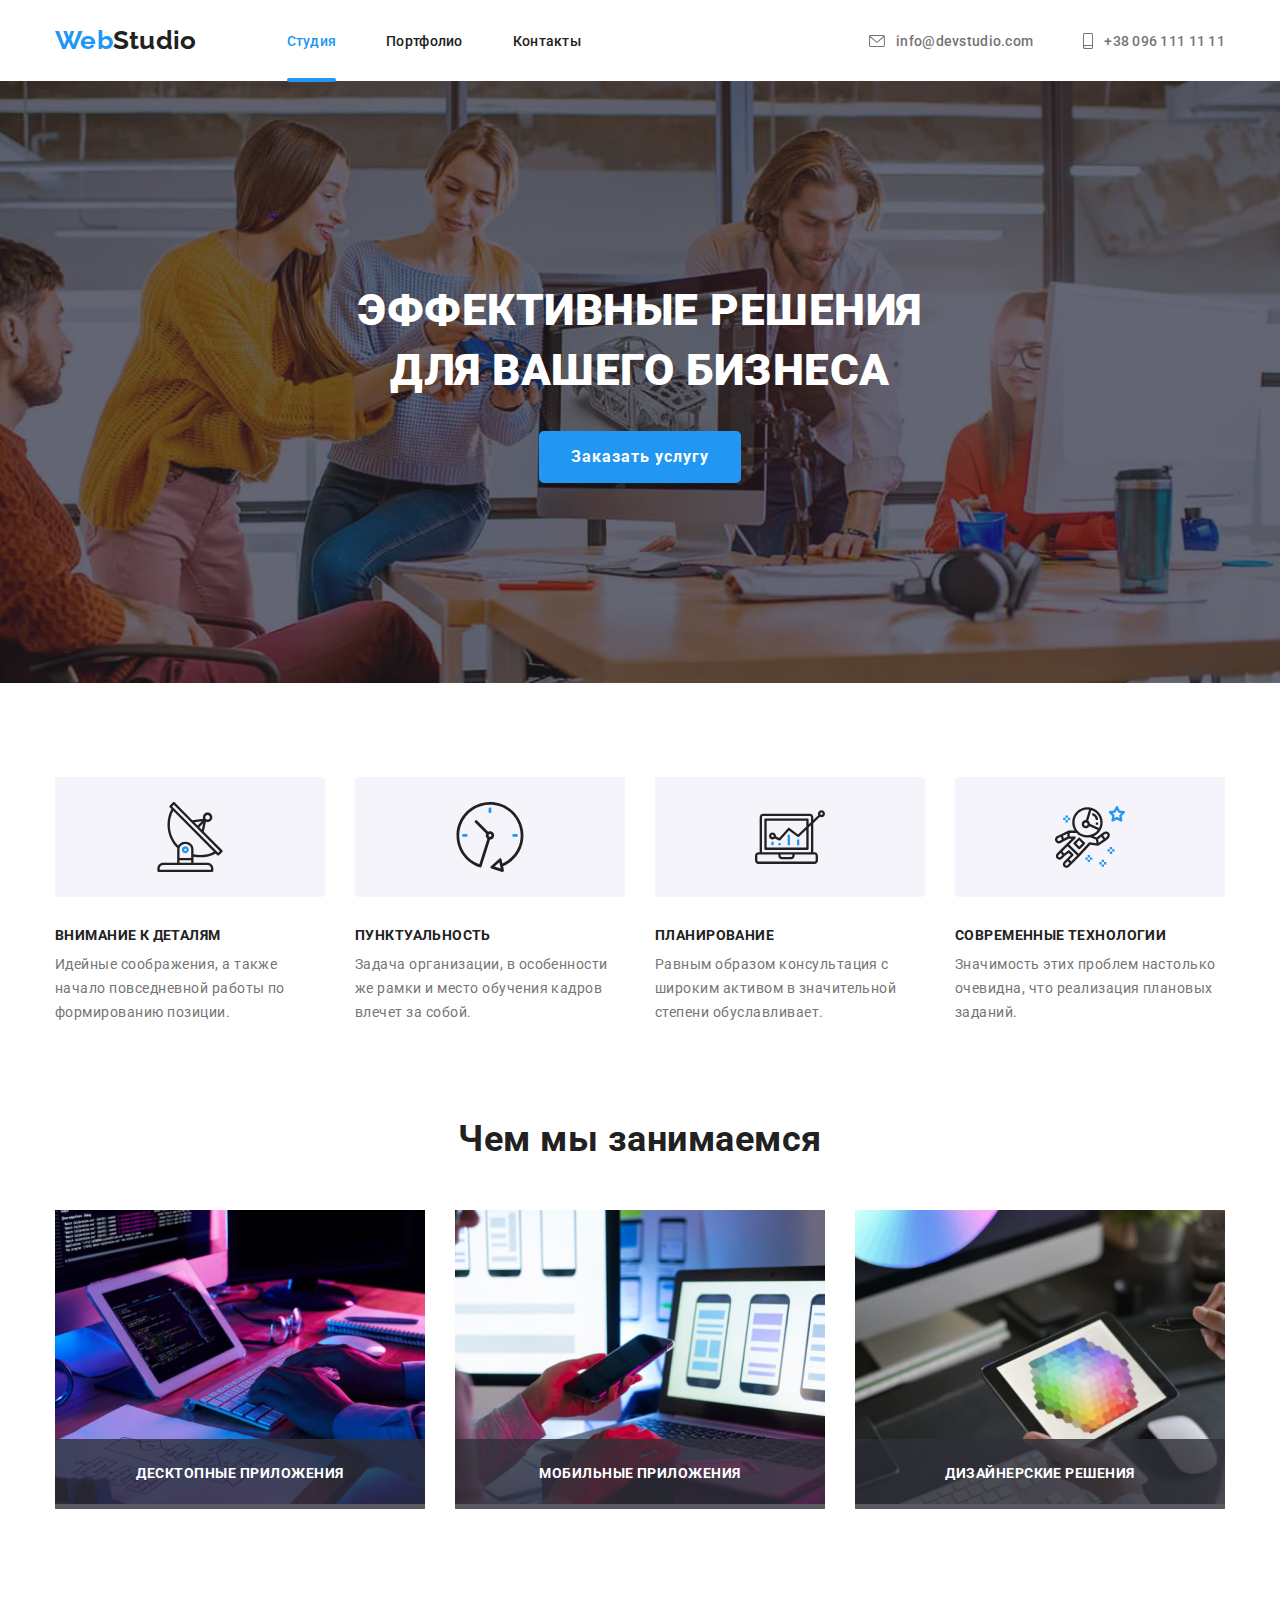
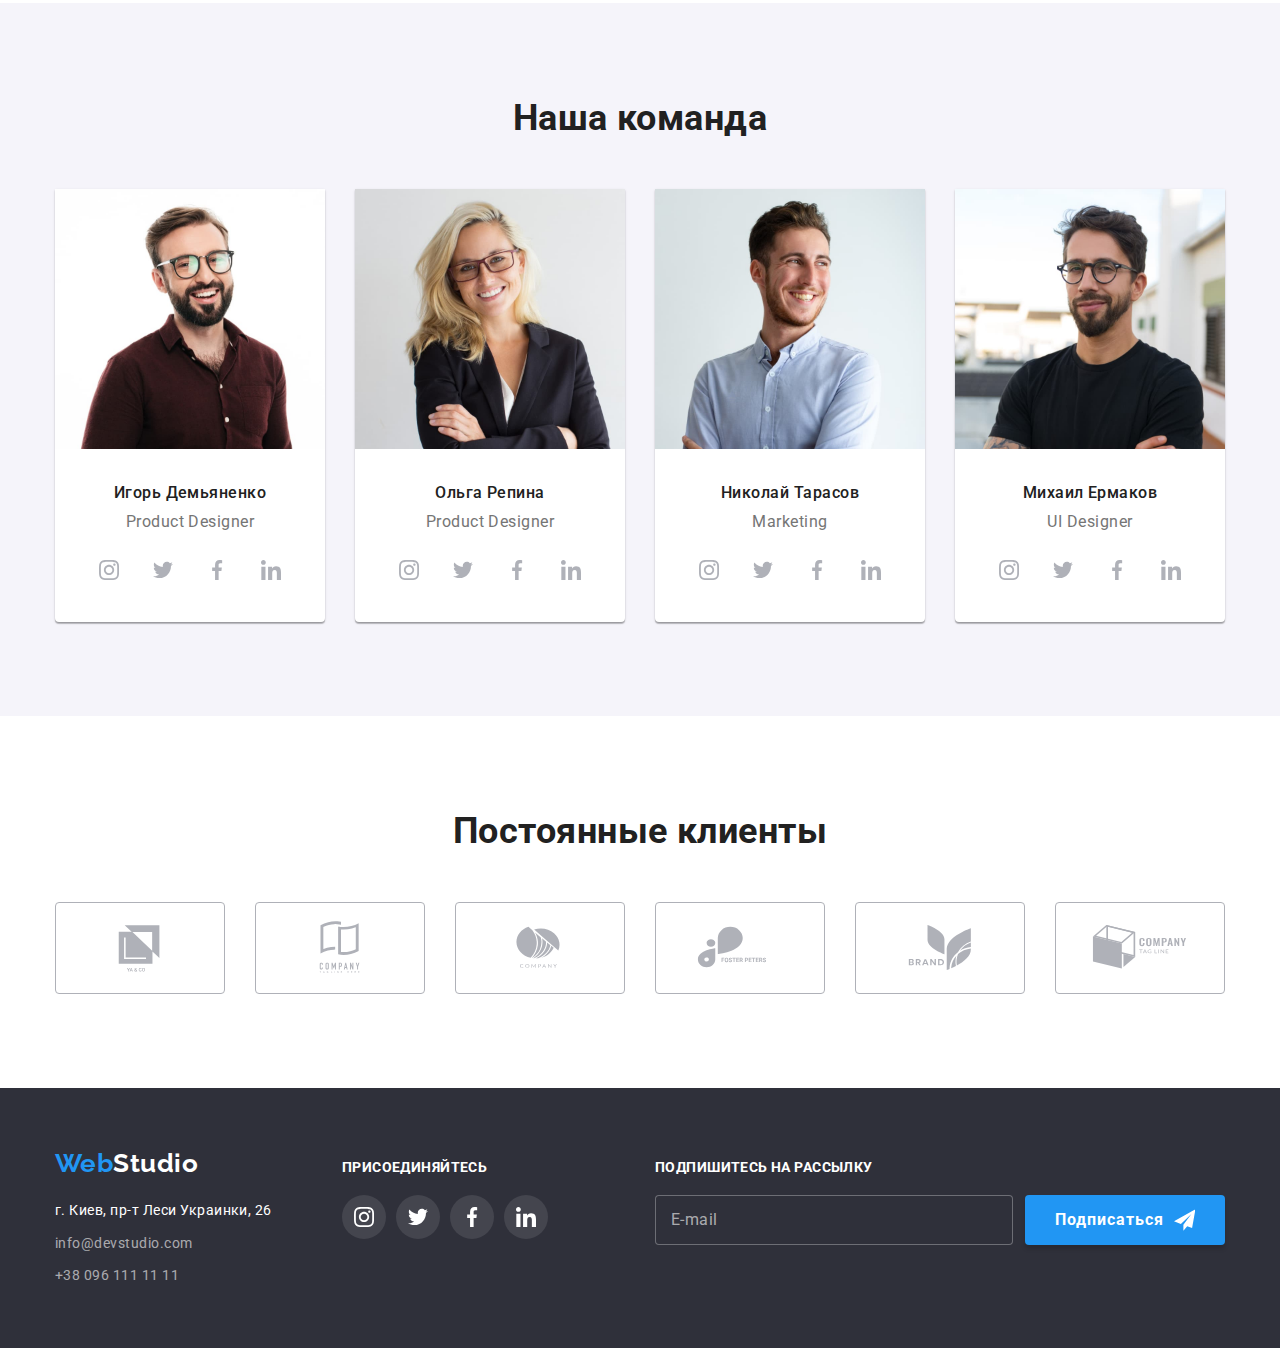
<file: index.html>
<!DOCTYPE html>
<html lang="en">
<head>
    <meta charset="UTF-8">
    <meta http-equiv="X-UA-Compatible" content="IE=edge">
    <meta name="viewport" content="width=device-width, initial-scale=1.0">
    <title>Document</title>
    <link href="https://fonts.googleapis.com/css2?family=Raleway:wght@700&family=Roboto:wght@400;500;700;900&display=swap"
        rel="stylesheet">
    <link rel="stylesheet" href="https://cdnjs.cloudflare.com/ajax/libs/modern-normalize/1.1.0/modern-normalize.min.css">
    <link rel="stylesheet" href="styles/main.min.css">
</head>
<body class="main_page">
    <header>
        <div class="header container">
            <a href="./index.html" class="logo">
                <span class="logo__part-1">Web</span><span class="logo__part-2">Studio</span>
            </a>
            <ul class="navigation">
                <li class="navigation__item"><a href="./index.html" class="navigation__link navigation__link--current">Студия</a></li>
                <li class="navigation__item"><a href="./portfolio.html" class="navigation__link">Портфолио</a></li>
                <li class="navigation__item"><a href="" class="navigation__link">Контакты</a></li>
            </ul>
            <ul class="contact-info">
                <li class="contact-info__item">
                    <a href="mailto:info@devstudio.com" class="contact-info__link">
                        <svg class="contact-info__icon-envelope" aria-hidden="true">
                            <use href="./images/svg/icons.svg#icon-envelope"></use>
                        </svg>
                        <span class="contact-info__text">info@devstudio.com</span>                        
                    </a>
                </li>
                <li class="contact-info__item">
                    <a href="tel:+380961111111" class="contact-info__link">
                        <svg class="contact-info__icon-smartphone" aria-hidden="true">
                            <use href="./images/svg/icons.svg#icon-smartphone"></use>
                        </svg>
                        <span class="contact-info__text">+38 096 111 11 11</span>                        
                    </a>
                </li>
            </ul>
        </div>
    </header>
    <main>
        <section class="idea">
            <div class="container">
                <h1 class="idea__tagline">Эффективные решения<br>для вашего бизнеса</h1>
                <button data-modal-open class="idea__order-button" type="button">Заказать услугу</button>
            </div>
        </section>
        <section class="features">
            <div class="container">
                <ul class="features__list">
                    <li class="features__item">
                        <div class="features__icon-block">
                            <svg class="features__icon" aria-hidden="true">
                                <use href="./images/svg/icons.svg#icon-antenna"></use>
                            </svg>
                        </div>
                        <h3 class="features__header">Внимание к деталям</h3>
                        <p class="features__text">Идейные соображения, а также начало повседневной работы по формированию позиции.</p>
                    </li>
                    <li class="features__item">
                        <div class="features__icon-block">
                            <svg class="features__icon" aria-hidden="true">
                                <use href="./images/svg/icons.svg#icon-clock"></use>
                            </svg>
                        </div>
                        <h3 class="features__header">Пунктуальность</h3>
                        <p class="features__text">Задача организации, в особенности же рамки и место обучения кадров влечет за собой.</p>
                    </li>
                    <li class="features__item">
                        <div class="features__icon-block">
                            <svg class="features__icon" aria-hidden="true">
                                <use href="./images/svg/icons.svg#icon-diagram"></use>
                            </svg>
                        </div>
                        <h3 class="features__header">Планирование</h3>
                        <p class="features__text">Равным образом консультация с широким активом в значительной степени обуславливает.</p>
                    </li>
                    <li class="features__item">
                        <div class="features__icon-block">
                            <svg class="features__icon" aria-hidden="true">
                                <use href="./images/svg/icons.svg#icon-astronaut"></use>
                            </svg>
                        </div>
                        <h3 class="features__header">Современные технологии</h3>
                        <p class="features__text">Значимость этих проблем настолько очевидна, что реализация плановых заданий.</p>
                    </li>
                </ul>
            </div>
        </section>
        <section class="examples">
            <div class="container">
                <h2 class="examples__header">Чем мы занимаемся</h2>
                <ul class="examples__list">
                    <li class="examples__item">
                        <a href="">
                            <img src="images/main/example-1.jpg" alt="Картинка проекта 1" width="370">
                            <div class="examples__text-block">
                                <p class="examples__text">Десктопные приложения</p>
                            </div>
                        </a>
                    </li>
                    <li class="examples__item">
                        <a href="">
                            <img src="images/main/example-2.jpg" alt="Картинка проекта 2" width="370">
                            <div class="examples__text-block">
                                <p class="examples__text">Мобильные приложения</p>
                            </div>
                        </a>
                    </li>
                    <li class="examples__item">
                        <a href="">
                            <img src="images/main/example-3.jpg" alt="Картинка проекта 3" width="370">
                            <div class="examples__text-block">
                                <p class="examples__text">Дизайнерские решения</p>
                            </div>
                        </a>
                    </li>
                </ul>
            </div>
        </section>
        <section class="team">
            <div class="container">
                <h2 class="team__header">Наша команда</h2>
                <ul class="team__list">
                    <li class="team__card">
                        <img class="team__photo" src="images/main/card-1.jpg" alt="photo Product Designer" width="270">
                        <div class="team__description">
                            <p class="team__name">Игорь Демьяненко</p>
                            <p class="team__position">Product Designer</p>
                        </div>
                        <ul class="social-networks">
                            <li class="social-networks__item">
                                <a class="social-networks__link" href="https://www.instagram.com/">
                                    <svg class="social-networks__icon">
                                        <use href="./images/svg/icons.svg#icon-instagram"></use>
                                    </svg>
                                </a>
                            </li>
                            <li class="social-networks__item">
                                <a class="social-networks__link" href="https://twitter.com/">
                                    <svg class="social-networks__icon">
                                        <use href="./images/svg/icons.svg#icon-twitter"></use>
                                    </svg>
                                </a>
                            </li>
                            <li class="social-networks__item">
                                <a class="social-networks__link" href="https://facebook.com/">
                                    <svg class="social-networks__icon">
                                        <use href="./images/svg/icons.svg#icon-facebook"></use>
                                    </svg>
                                </a>
                            </li>
                            <li class="social-networks__item">
                                <a class="social-networks__link" href="https://www.linkedin.com/">
                                    <svg class="social-networks__icon">
                                        <use href="./images/svg/icons.svg#icon-linkedin"></use>
                                    </svg>
                                </a>
                            </li>
                        </ul>
                    </li>
                    <li class="team__card">
                        <img class="team__photo" src="images/main/card-2.jpg" alt="photo Product Designer" width="270">
                        <div class="team__description">
                            <p class="team__name">Ольга Репина</p>
                            <p class="team__position">Product Designer</p>
                        </div>
                        <ul class="social-networks">
                            <li class="social-networks__item">
                                <a class="social-networks__link" href="https://www.instagram.com/">
                                    <svg class="social-networks__icon">
                                        <use href="./images/svg/icons.svg#icon-instagram"></use>
                                    </svg>
                                </a>
                            </li>
                            <li class="social-networks__item">
                                <a class="social-networks__link" href="https://twitter.com/">
                                    <svg class="social-networks__icon">
                                        <use href="./images/svg/icons.svg#icon-twitter"></use>
                                    </svg>
                                </a>
                            </li>
                            <li class="social-networks__item">
                                <a class="social-networks__link" href="https://facebook.com/">
                                    <svg class="social-networks__icon">
                                        <use href="./images/svg/icons.svg#icon-facebook"></use>
                                    </svg>
                                </a>
                            </li>
                            <li class="social-networks__item">
                                <a class="social-networks__link" href="https://www.linkedin.com/">
                                    <svg class="social-networks__icon">
                                        <use href="./images/svg/icons.svg#icon-linkedin"></use>
                                    </svg>
                                </a>
                            </li>
                        </ul>
                    </li>
                    <li class="team__card">
                        <img class="team__photo" src="images/main/card-3.jpg" alt="photo Marketing" width="270">
                        <div class="team__description">
                            <p class="team__name">Николай Тарасов</p>
                            <p class="team__position">Marketing</p>
                        </div>
                        <ul class="social-networks">
                            <li class="social-networks__item">
                                <a class="social-networks__link" href="https://www.instagram.com/">
                                    <svg class="social-networks__icon">
                                        <use href="./images/svg/icons.svg#icon-instagram"></use>
                                    </svg>
                                </a>
                            </li>
                            <li class="social-networks__item">
                                <a class="social-networks__link" href="https://twitter.com/">
                                    <svg class="social-networks__icon">
                                        <use href="./images/svg/icons.svg#icon-twitter"></use>
                                    </svg>
                                </a>
                            </li>
                            <li class="social-networks__item">
                                <a class="social-networks__link" href="https://facebook.com/">
                                    <svg class="social-networks__icon">
                                        <use href="./images/svg/icons.svg#icon-facebook"></use>
                                    </svg>
                                </a>
                            </li>
                            <li class="social-networks__item">
                                <a class="social-networks__link" href="https://www.linkedin.com/">
                                    <svg class="social-networks__icon">
                                        <use href="./images/svg/icons.svg#icon-linkedin"></use>
                                    </svg>
                                </a>
                            </li>
                        </ul>
                    </li>
                    <li class="team__card">
                        <img class="team__photo" src="images/main/card-4.jpg" alt="photo UI Designer" width="270">
                        <div class="team__description">
                            <p class="team__name">Михаил Ермаков</p>
                            <p class="team__position">UI Designer</p>
                        </div>
                        <ul class="social-networks">
                            <li class="social-networks__item">
                                <a class="social-networks__link" href="https://www.instagram.com/">
                                    <svg class="social-networks__icon">
                                        <use href="./images/svg/icons.svg#icon-instagram"></use>
                                    </svg>
                                </a>
                            </li>
                            <li class="social-networks__item">
                                <a class="social-networks__link" href="https://twitter.com/">
                                    <svg class="social-networks__icon">
                                        <use href="./images/svg/icons.svg#icon-twitter"></use>
                                    </svg>
                                </a>
                            </li>
                            <li class="social-networks__item">
                                <a class="social-networks__link" href="https://facebook.com/">
                                    <svg class="social-networks__icon">
                                        <use href="./images/svg/icons.svg#icon-facebook"></use>
                                    </svg>
                                </a>
                            </li>
                            <li class="social-networks__item">
                                <a class="social-networks__link" href="https://www.linkedin.com/">
                                    <svg class="social-networks__icon">
                                        <use href="./images/svg/icons.svg#icon-linkedin"></use>
                                    </svg>
                                </a>
                            </li>
                        </ul>
                    </li>
                </ul>
            </div>
        </section>
        <section class="clients">
            <div class="container">
                <h2 class="clients__header">Постоянные клиенты</h2>
                <ul class="clients__list">
                    <li class="clients__item">
                        <a class="clients__link" href="#">
                            <svg class="clients__icon">
                                <use href="./images/svg/icons.svg#icon-company-logo-1"></use>
                            </svg>
                        </a>
                    </li>
                    <li class="clients__item">
                        <a class="clients__link" href="#">
                            <svg class="clients__icon">
                                <use href="./images/svg/icons.svg#icon-company-logo-2"></use>
                            </svg>
                        </a>
                    </li>
                    <li class="clients__item">
                        <a class="clients__link" href="#">
                            <svg class="clients__icon">
                                <use href="./images/svg/icons.svg#icon-company-logo-3"></use>
                            </svg>
                        </a>
                    </li>
                    <li class="clients__item">
                        <a class="clients__link" href="#">
                            <svg class="clients__icon">
                                <use href="./images/svg/icons.svg#icon-company-logo-4"></use>
                            </svg>
                        </a>
                    </li>
                    <li class="clients__item">
                        <a class="clients__link" href="#">
                            <svg class="clients__icon">
                                <use href="./images/svg/icons.svg#icon-company-logo-5"></use>
                            </svg>
                        </a>
                    </li>
                    <li class="clients__item">
                        <a class="clients__link" href="#">
                            <svg class="clients__icon">
                                <use href="./images/svg/icons.svg#icon-company-logo-6"></use>
                            </svg>
                        </a>
                    </li>
                </ul>
            </div>
        </section>
    </main>
    <footer>
        <div class="footer container">            
            <ul class="company-info">
                <li class="company-info__item">
                    <a href="./index.html" class="logo">
                        <span class="logo__part-1">Web</span><span class="logo__part-2">Studio</span>
                    </a>
                </li>
                <li class="company-info__item">
                    <p class="company-info__adress">г. Киев, пр-т Леси Украинки, 26</p>
                </li>
                <li class="company-info__item">
                    <a href="mailto:info@devstudio.com" class="company-info__mail">info@devstudio.com</a>
                </li>
                <li class="company-info__item">
                    <a href="tel:+380961111111" class="company-info__tel">+38 096 111 11 11</a>
                </li>
            </ul>
            <div class="footer__links">
                <h3 class="footer__header">присоединяйтесь</h3>
                <ul class="social-networks">
                    <li class="social-networks__item">
                        <a class="social-networks__link" href="https://www.instagram.com/">
                            <svg class="social-networks__icon">
                                <use href="./images/svg/icons.svg#icon-instagram"></use>
                            </svg>
                        </a>
                    </li>
                    <li class="social-networks__item">
                        <a class="social-networks__link" href="https://twitter.com/">
                            <svg class="social-networks__icon">
                                <use href="./images/svg/icons.svg#icon-twitter"></use>
                            </svg>
                        </a>
                    </li>
                    <li class="social-networks__item">
                        <a class="social-networks__link" href="https://facebook.com/">
                            <svg class="social-networks__icon">
                                <use href="./images/svg/icons.svg#icon-facebook"></use>
                            </svg>
                        </a>
                    </li>
                    <li class="social-networks__item">
                        <a class="social-networks__link" href="https://www.linkedin.com/">
                            <svg class="social-networks__icon">
                                <use href="./images/svg/icons.svg#icon-linkedin"></use>
                            </svg>
                        </a>
                    </li>
                </ul>
            </div>
            <div class="subscription">
                <h3 class="footer__header">Подпишитесь на рассылку</h3>
                <div class="subscription__field">
                    <label>                        
                        <input type="email" 
                        class="subscription__input" 
                        name="subscription-email"                         
                        placeholder=" ">
                        <span class="subscription__label">E-mail</span>
                    </label>
                    <button class="subscription__button" type="submit">
                        <p class="subscription__text">Подписаться</p>
                        <svg class="subscription__icon">
                            <use href="./images/svg/icons.svg#icon-send"></use>
                        </svg>
                    </button>
                </div>
            </div>
        </div>        
    </footer>
    <div class="backdrop backdrop--is-hidden" data-modal>
        <div class="modal">
            <button class="modal__close-button" data-modal-close>
                <svg class="modal__icon">
                    <use href="./images/svg/icons.svg#icon-close-modal"></use>
                </svg>
            </button>
            <form action="form" class="service-form">
                <h4 class="service-form__header">Оставьте свои данные, мы вам перезвоним</h4>
                <ul>
                    <li class="service-form__field">
                        <label class="service-form__label">
                            <span class="service-form__text">Имя</span>
                            <div class="service-form__container">
                                <input type="text" class="service-form__input" name="client-name">
                                <svg class="modal__icon" aria-hidden="true">
                                    <use href="./images/svg/icons.svg#icon-modal-person"></use>
                                </svg>
                            </div>                            
                        </label>                        
                    </li>
                    <li class="service-form__field">
                        <label class="service-form__label">
                            <span class="service-form__text">Телефон</span>
                            <div class="service-form__container">
                                <input type="tel" class="service-form__input" name="client-tel">
                                <svg class="modal__icon" aria-hidden="true">
                                    <use href="./images/svg/icons.svg#icon-modal-phone"></use>
                                </svg>
                            </div>
                        </label>
                    </li>
                    <li class="service-form__field">
                        <label class="service-form__label">
                            <span class="service-form__text">Почта</span>
                            <div class="service-form__container">
                                <input type="email" class="service-form__input" name="client-mail">
                                <svg class="modal__icon" aria-hidden="true">
                                    <use href="./images/svg/icons.svg#icon-modal-email"></use>
                                </svg>
                            </div>
                        </label>
                    </li>
                    <li class="service-form__field">
                        <label class="service-form__label">
                            <span class="service-form__text">Комментарий</span>
                            <textarea class="service-form__textarea" name="client-comment" rows="7" placeholder="Введите текст"></textarea>
                        </label>
                    </li>
                </ul>                
                <div class="agreement-commit">
                    <label class="agreement-commit__label">
                        <input type="checkbox" class="agreement-commit__checkbox" name="agreement">
                        <span class="agreement-commit__icon"></span>
                        <span>Соглашаюсь с рассылкой и принимаю&#160;</span>
                        <a class="agreement-commit__link" href="#">Условия договора</a>
                    </label>
                </div>
                <button class="service-form__button" type="submit">Отправить</button>
            </form>
        </div>
    </div>
    <script src="./js/modal.js"></script>
</body>
</html>
</file>
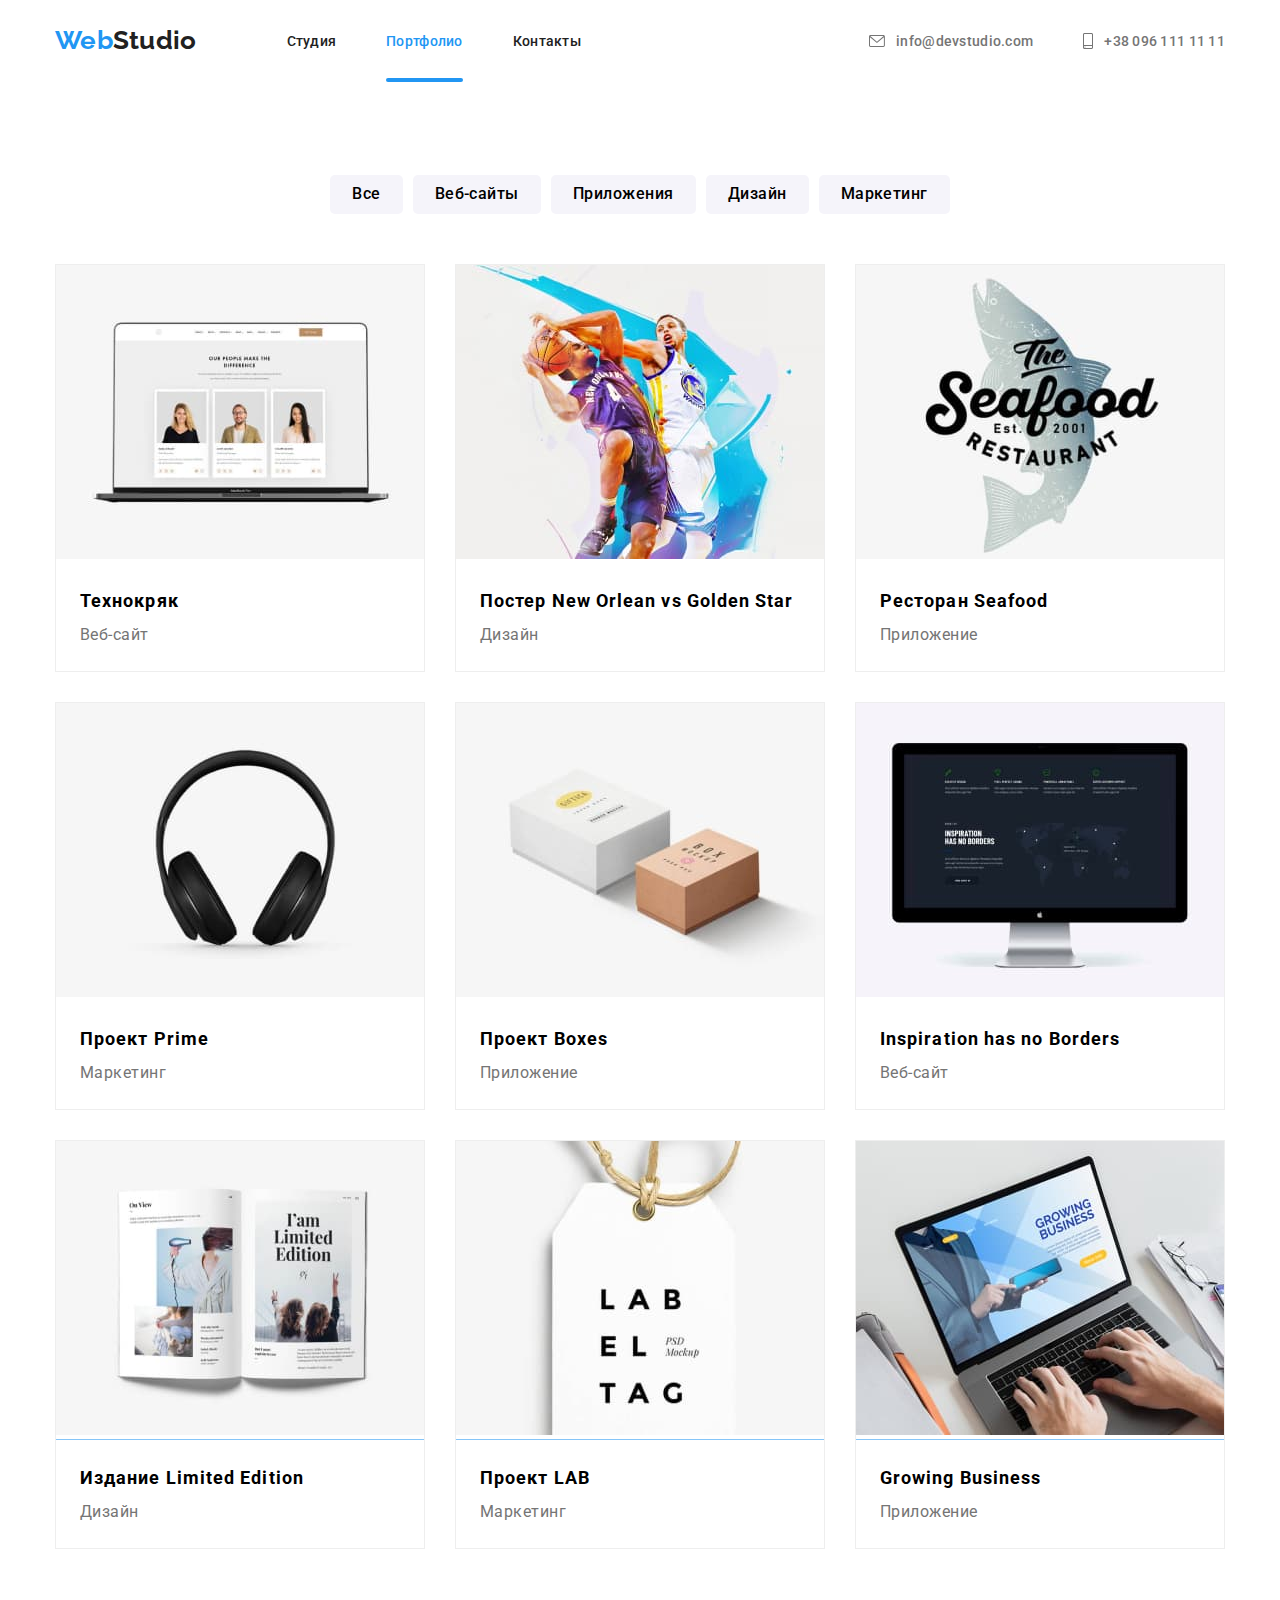
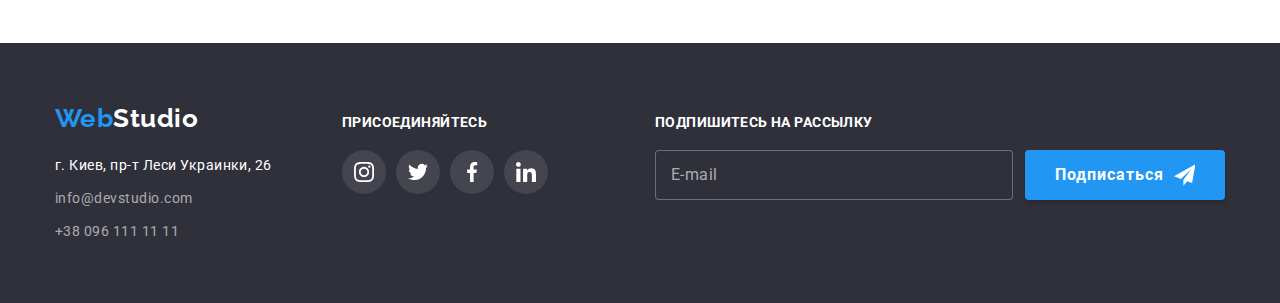
<file: portfolio.html>
<!DOCTYPE html>
<html lang="en">
<head>
    <meta charset="UTF-8">
    <meta http-equiv="X-UA-Compatible" content="IE=edge">
    <meta name="viewport" content="width=device-width, initial-scale=1.0">
    <title>Document</title>
    <link href="https://fonts.googleapis.com/css2?family=Raleway:wght@700&family=Roboto:wght@400;500;700;900&display=swap"
        rel="stylesheet">
    <link rel="stylesheet" href="https://cdnjs.cloudflare.com/ajax/libs/modern-normalize/1.1.0/modern-normalize.min.css">
    <link rel="stylesheet" href="styles/main.min.css">
</head>
<body class="portfolio-page">
    <header>
        <div class="header container">
            <a href="./index.html" class="logo">
                <span class="logo__part-1">Web</span><span class="logo__part-2">Studio</span>
            </a>
            <ul class="navigation">
                <li class="navigation__item"><a href="./index.html" class="navigation__link">Студия</a></li>
                <li class="navigation__item"><a href="./portfolio.html" class="navigation__link navigation__link--current">Портфолио</a></li>
                <li class="navigation__item"><a href="" class="navigation__link">Контакты</a></li>
            </ul>
            <ul class="contact-info">
                <li class="contact-info__item">
                    <a href="mailto:info@devstudio.com" class="contact-info__link">
                        <svg class="contact-info__icon-envelope" aria-hidden="true">
                            <use href="./images/svg/icons.svg#icon-envelope"></use>
                        </svg>
                        <span class="contact-info__text">info@devstudio.com</span>
                    </a>
                </li>
                <li class="contact-info__item">
                    <a href="tel:+380961111111" class="contact-info__link">
                        <svg class="contact-info__icon-smartphone" aria-hidden="true">
                            <use href="./images/svg/icons.svg#icon-smartphone"></use>
                        </svg>
                        <span class="contact-info__text">+38 096 111 11 11</span>
                    </a>
                </li>
            </ul>
        </div>
    </header>
    <main>
        <section class="main-content">
            <div class="container">
                <div class="filters">
                    <ul class="filters__list">
                        <li class="filters__item">
                            <button class="filters__button">Все</button>
                        </li>
                        <li class="filters__item">
                            <button class="filters__button">Веб-сайты</button>
                        </li>
                        <li class="filters__item">
                            <button class="filters__button">Приложения</button>
                        </li>
                        <li class="filters__item">
                            <button class="filters__button">Дизайн</button>
                        </li>
                        <li class="filters__item">
                            <button class="filters__button">Маркетинг</button>
                        </li>
                    </ul>
                </div>
                <div class="projects">
                    <ul class="projects__list">
                        <li class="projects__item">
                            <div class="projects__info">
                                <img class="projects__image" src="images/porfolio/project-1.jpg" alt="photo project-1" width="370">
                                <div class="projects__description">
                                    <p>
                                        Ресурс предлагает комплексные предложения с разным уровнем функционала и сервисов.
                                        Все это позволит посетителю получить исчерпывающие сведения о компании или частном лице.
                                    </p>
                                </div>
                            </div>                                                        
                            <div class="projects__text-padding">
                                <p class="projects__name">Технокряк</p>
                                <p class="projects__type">Веб-сайт</p>
                            </div>
                        </li>
                        <li class="projects__item">
                            <div class="projects__info">
                                <img class="projects__image" src="images/porfolio/project-2.jpg" alt="photo project-2" width="370">
                                <div class="projects__description">
                                    <p>
                                        Ресурс предлагает комплексные предложения с разным уровнем функционала и сервисов.
                                        Все это позволит посетителю получить исчерпывающие сведения о компании или частном лице.
                                    </p>
                                </div>
                            </div>                            
                            <div class="projects__text-padding">
                                <p class="projects__name">Постер New Orlean vs Golden Star</p>
                                <p class="projects__type">Дизайн</p>
                            </div>
                        </li>
                        <li class="projects__item">
                            <div class="projects__info">
                                <img class="projects__image" src="images/porfolio/project-3.jpg" alt="photo project-3" width="370">
                                <div class="projects__description">
                                    <p>
                                        Ресурс предлагает комплексные предложения с разным уровнем функционала и сервисов.
                                        Все это позволит посетителю получить исчерпывающие сведения о компании или частном лице.
                                    </p>
                                </div>
                            </div>                            
                            <div class="projects__text-padding">
                                <p class="projects__name">Ресторан Seafood</p>
                                <p class="projects__type">Приложение</p>
                            </div>
                        </li>
                        <li class="projects__item">
                            <div class="projects__info">
                                <img class="projects__image" src="images/porfolio/project-4.jpg" alt="photo project-4" width="370">
                                <div class="projects__description">
                                    <p>
                                        Ресурс предлагает комплексные предложения с разным уровнем функционала и сервисов.
                                        Все это позволит посетителю получить исчерпывающие сведения о компании или частном лице.
                                    </p>
                                </div>
                            </div>                            
                            <div class="projects__text-padding">
                                <p class="projects__name">Проект Prime</p>
                                <p class="projects__type">Маркетинг</p>
                            </div>                            
                        </li>
                        <li class="projects__item">
                            <div class="projects__info">
                                <img class="projects__image" src="images/porfolio/project-5.jpg" alt="photo project-5" width="370">
                                <div class="projects__description">
                                    <p>
                                        Ресурс предлагает комплексные предложения с разным уровнем функционала и сервисов.
                                        Все это позволит посетителю получить исчерпывающие сведения о компании или частном лице.
                                    </p>
                                </div>
                            </div>                            
                            <div class="projects__text-padding">
                                <p class="projects__name">Проект Boxes</p>
                                <p class="projects__type">Приложение</p>
                            </div>                            
                        </li>
                        <li class="projects__item">
                            <div class="projects__info">
                                <img class="projects__image" src="images/porfolio/project-6.jpg" alt="photo project-6" width="370">
                                <div class="projects__description">
                                    <p>
                                        Ресурс предлагает комплексные предложения с разным уровнем функционала и сервисов.
                                        Все это позволит посетителю получить исчерпывающие сведения о компании или частном лице.
                                    </p>
                                </div>
                            </div>                            
                            <div class="projects__text-padding">
                                <p class="projects__name">Inspiration has no Borders</p>
                                <p class="projects__type">Веб-сайт</p>
                            </div>                            
                        </li>
                        <li class="projects__item">
                            <div class="projects__info">
                                <img class="projects__image" src="images/porfolio/project-7.jpg" alt="photo project-7" width="370">
                                <div class="projects__description">
                                    <p>
                                        Ресурс предлагает комплексные предложения с разным уровнем функционала и сервисов.
                                        Все это позволит посетителю получить исчерпывающие сведения о компании или частном лице.
                                    </p>
                                </div>
                            </div>                            
                            <div class="projects__text-padding">
                                <p class="projects__name">Издание Limited Edition</p>
                                <p class="projects__type">Дизайн</p>
                            </div>                            
                        </li>
                        <li class="projects__item">
                            <div class="projects__info">
                                <img class="projects__image" src="images/porfolio/project-8.jpg" alt="photo project-8" width="370">
                                <div class="projects__description">
                                    <p>
                                        Ресурс предлагает комплексные предложения с разным уровнем функционала и сервисов.
                                        Все это позволит посетителю получить исчерпывающие сведения о компании или частном лице.
                                    </p>
                                </div>
                            </div>                            
                            <div class="projects__text-padding">
                                <p class="projects__name">Проект LAB</p>
                                <p class="projects__type">Маркетинг</p>
                            </div>                            
                        </li>
                        <li class="projects__item">
                            <div class="projects__info">
                                <img class="projects__image" src="images/porfolio/project-9.jpg" alt="photo project-9" width="370">
                                <div class="projects__description">
                                    <p>
                                        Ресурс предлагает комплексные предложения с разным уровнем функционала и сервисов.
                                        Все это позволит посетителю получить исчерпывающие сведения о компании или частном лице.
                                    </p>
                                </div>
                            </div>                            
                            <div class="projects__text-padding">
                                <p class="projects__name">Growing Business</p>
                                <p class="projects__type">Приложение</p>
                            </div>                            
                        </li>
                    </ul>
                </div>
            </div>
        </section>
    </main>
    <footer>
        <div class="footer container">
            <ul class="company-info">
                <li class="company-info__item">
                    <a href="./index.html" class="logo">
                        <span class="logo__part-1">Web</span><span class="logo__part-2">Studio</span>
                    </a>
                </li>
                <li class="company-info__item">
                    <p class="company-info__adress">г. Киев, пр-т Леси Украинки, 26</p>
                </li>
                <li class="company-info__item">
                    <a href="mailto:info@devstudio.com" class="company-info__mail">info@devstudio.com</a>
                </li>
                <li class="company-info__item">
                    <a href="tel:+380961111111" class="company-info__tel">+38 096 111 11 11</a>
                </li>
            </ul>
            <div class="footer__links">
                <h3 class="footer__header">присоединяйтесь</h3>
                <ul class="social-networks">
                    <li class="social-networks__item">
                        <a class="social-networks__link" href="https://www.instagram.com/">
                            <svg class="social-networks__icon">
                                <use href="./images/svg/icons.svg#icon-instagram"></use>
                            </svg>
                        </a>
                    </li>
                    <li class="social-networks__item">
                        <a class="social-networks__link" href="https://twitter.com/">
                            <svg class="social-networks__icon">
                                <use href="./images/svg/icons.svg#icon-twitter"></use>
                            </svg>
                        </a>
                    </li>
                    <li class="social-networks__item">
                        <a class="social-networks__link" href="https://facebook.com/">
                            <svg class="social-networks__icon">
                                <use href="./images/svg/icons.svg#icon-facebook"></use>
                            </svg>
                        </a>
                    </li>
                    <li class="social-networks__item">
                        <a class="social-networks__link" href="https://www.linkedin.com/">
                            <svg class="social-networks__icon">
                                <use href="./images/svg/icons.svg#icon-linkedin"></use>
                            </svg>
                        </a>
                    </li>
                </ul>
            </div>
            <div class="subscription">
                <h3 class="footer__header">Подпишитесь на рассылку</h3>
                <div class="subscription__field">
                    <label>
                        <input type="email" class="subscription__input" name="subscription-email" placeholder=" ">
                        <span class="subscription__label">E-mail</span>
                    </label>
                    <button class="subscription__button" type="submit">
                        <p class="subscription__text">Подписаться</p>
                        <svg class="subscription__icon">
                            <use href="./images/svg/icons.svg#icon-send"></use>
                        </svg>
                    </button>
                </div>
            </div>
        </div>
    </footer>
</body>
</html>
</file>
<file: styles/main.min.css>
html{-webkit-box-sizing:border-box;box-sizing:border-box}*,*::before,*::after{-webkit-box-sizing:inherit;box-sizing:inherit}ul{list-style-type:none}a{text-decoration:none;color:#212121}a,ul,li,p,h1,h2,h3,h4,label{margin:0}ul{padding-left:0px}a :visited{color:#212121}body{font-family:"Roboto";font-weight:400;letter-spacing:.03em}.container{width:1200px;padding-left:15px;padding-right:15px;margin-left:auto;margin-right:auto}footer .container{display:-webkit-box;display:-ms-flexbox;display:flex;-webkit-box-align:baseline;-ms-flex-align:baseline;align-items:baseline}footer .container>:not(:last-child){margin-right:70px}.main_page{background-color:#fff;color:#212121}.header{display:-webkit-box;display:-ms-flexbox;display:flex;-webkit-box-align:center;-ms-flex-align:center;align-items:center;font-weight:500;font-size:14px;line-height:1.15;letter-spacing:.02em}.portfolio header{border:1px solid #ececec}.features__header,.footer__header{font-weight:700;font-size:14px;line-height:1.15;letter-spacing:.03em;text-transform:uppercase}.features__header{margin-bottom:10px}.examples__header,.team__header,.clients__header{margin-bottom:50px;text-align:center;font-weight:700;font-size:36px;line-height:1.17}.footer__header{margin-bottom:20px}.service-form__header{text-align:center;margin-bottom:12px;font-weight:700;font-size:20px;line-height:1.15;color:#212121}.contact-info__icon-envelope,.contact-info__icon-smartphone{fill:currentColor;margin-right:11px}.contact-info__icon-envelope{width:16px;height:12px}.contact-info__icon-smartphone{width:10px;height:16px}.features__icon-block{display:-webkit-box;display:-ms-flexbox;display:flex;-webkit-box-align:center;-ms-flex-align:center;align-items:center;-webkit-box-pack:center;-ms-flex-pack:center;justify-content:center;padding-top:25px;padding-bottom:25px;margin-bottom:30px;background-color:#f5f4fa;border-radius:4px}.features__icon{width:70px;height:70px}.social-networks__icon{width:20px;height:20px;fill:currentColor}.clients__icon{width:106px;height:60px;fill:currentColor}.subscription__icon{width:24px;height:24px;fill:#fff}.modal__icon{width:18px;height:18px;fill:currentColor}.service-form__field .modal__icon{position:absolute;top:50%;left:12px;-webkit-transform:translateY(-50%);transform:translateY(-50%);fill:currentColor}.service-form__input:focus-within+.modal__icon{color:#2196f3}.agreement-commit__icon{width:16px;height:15px;margin-right:8px;background-image:url(../images/svg/checkbox-unchecked.svg)}.agreement-commit__checkbox:checked+.agreement-commit__icon{background-image:url(../images/svg/checkbox-checked.svg)}.idea__order-button{padding:10px 32px;border-radius:5px;border:0;background-color:#2196f3;color:#fff;cursor:pointer;font-weight:700;font-size:16px;line-height:2;letter-spacing:.06em}.subscription__button{display:-webkit-box;display:-ms-flexbox;display:flex;-webkit-box-align:center;-ms-flex-align:center;align-items:center;width:200px;height:50px;padding:10px 30px;cursor:pointer;background-color:#2196f3;color:#fff;border:none;border-radius:4px;-webkit-box-shadow:0px 4px 4px rgba(0,0,0,.15);box-shadow:0px 4px 4px rgba(0,0,0,.15)}.modal__close-button{position:absolute;top:0;right:0;-webkit-transform:translate(-8px, 8px);transform:translate(-8px, 8px);display:-webkit-box;display:-ms-flexbox;display:flex;-webkit-box-align:center;-ms-flex-align:center;align-items:center;-webkit-box-pack:center;-ms-flex-pack:center;justify-content:center;width:30px;height:30px;cursor:pointer;border-radius:50%;border:1px solid rgba(0,0,0,.1);background-color:#fff;color:#000;-webkit-transition:color 250ms cubic-bezier(0.4, 0, 0.2, 1);transition:color 250ms cubic-bezier(0.4, 0, 0.2, 1)}.modal__close-button:hover,.modal__close-button:focus{color:#2196f3}.service-form__button{display:block;margin-left:auto;margin-right:auto;padding:10px 50px;cursor:pointer;background-color:#2196f3;color:#fff;-webkit-box-shadow:0px 4px 4px rgba(0,0,0,.15);box-shadow:0px 4px 4px rgba(0,0,0,.15);border-radius:4px;border:none;font-weight:700;font-size:16px;letter-spacing:.06em;line-height:1.65}.filters__button{padding:6px 22px;border-radius:5px;border:0;background-color:#f5f4fa;cursor:pointer;font-weight:500;font-size:16px;line-height:1.65;letter-spacing:.03em;-webkit-transition:color 250ms cubic-bezier(0.4, 0, 0.2, 1),background-color 250ms cubic-bezier(0.4, 0, 0.2, 1),-webkit-box-shadow 250ms cubic-bezier(0.4, 0, 0.2, 1);transition:color 250ms cubic-bezier(0.4, 0, 0.2, 1),background-color 250ms cubic-bezier(0.4, 0, 0.2, 1),-webkit-box-shadow 250ms cubic-bezier(0.4, 0, 0.2, 1);transition:color 250ms cubic-bezier(0.4, 0, 0.2, 1),background-color 250ms cubic-bezier(0.4, 0, 0.2, 1),box-shadow 250ms cubic-bezier(0.4, 0, 0.2, 1);transition:color 250ms cubic-bezier(0.4, 0, 0.2, 1),background-color 250ms cubic-bezier(0.4, 0, 0.2, 1),box-shadow 250ms cubic-bezier(0.4, 0, 0.2, 1),-webkit-box-shadow 250ms cubic-bezier(0.4, 0, 0.2, 1)}.filters__button:hover,.filters__button:focus{background-color:#2196f3;color:#fff;-webkit-box-shadow:0px 3px 1px rgba(0,0,0,.1),0px 1px 2px rgba(0,0,0,.08),0px 2px 2px rgba(0,0,0,.12);box-shadow:0px 3px 1px rgba(0,0,0,.1),0px 1px 2px rgba(0,0,0,.08),0px 2px 2px rgba(0,0,0,.12)}.agreement-commit__checkbox{margin-right:8px}.agreement-commit__checkbox{-webkit-appearance:none;-moz-appearance:none;appearance:none}.logo{font-family:"Raleway";font-weight:700;font-size:26px;line-height:1.2}.header .logo{padding-bottom:25px;padding-top:25px;margin-right:90px}.header .logo__part-2{color:#212121}.logo__part-1{color:#2196f3}footer .logo{display:block;margin-bottom:20px}footer .logo__part-2{color:#fff}.navigation{display:-webkit-box;display:-ms-flexbox;display:flex;-webkit-transition:color 250ms cubic-bezier(0.4, 0, 0.2, 1);transition:color 250ms cubic-bezier(0.4, 0, 0.2, 1)}.navigation :hover,.navigation :focus{color:#2196f3}.navigation__item{position:relative}.navigation__item:not(:last-child){margin-right:50px}.navigation__link{display:block;padding-bottom:32px;padding-top:32px;-webkit-transition:color 250ms cubic-bezier(0.4, 0, 0.2, 1);transition:color 250ms cubic-bezier(0.4, 0, 0.2, 1)}.navigation__link::after{content:"";display:block;position:absolute;width:100%;height:4px;margin-top:29px;background-color:#2196f3;border-radius:2px;opacity:0}.navigation__link--current{color:#2196f3}.navigation__link--current::after{opacity:1}.header-info .link{display:block;padding-bottom:32px;padding-top:32px;-webkit-transition:color 250ms cubic-bezier(0.4, 0, 0.2, 1);transition:color 250ms cubic-bezier(0.4, 0, 0.2, 1)}.contact-info{display:-webkit-box;display:-ms-flexbox;display:flex;margin-left:auto;-webkit-box-align:center;-ms-flex-align:center;align-items:center;color:#757575;cursor:pointer}.contact-info__item:not(:last-child){margin-right:50px}.contact-info__link{display:-webkit-box;display:-ms-flexbox;display:flex;-webkit-box-align:center;-ms-flex-align:center;align-items:center;color:#757575;-webkit-transition:color 250ms cubic-bezier(0.4, 0, 0.2, 1);transition:color 250ms cubic-bezier(0.4, 0, 0.2, 1)}.contact-info__link:hover,.contact-info__link:focus{color:#2196f3}.idea{padding-top:200px;padding-bottom:200px;text-align:center;background-color:#2f303a;color:#fff;background-image:-webkit-gradient(linear, left top, left bottom, from(rgba(47, 48, 58, 0.4)), to(rgba(47, 48, 58, 0.4))),url("../images/main/idea-bcg.jpg");background-image:linear-gradient(rgba(47, 48, 58, 0.4), rgba(47, 48, 58, 0.4)),url("../images/main/idea-bcg.jpg");background-repeat:no-repeat;background-position:center;background-size:cover}.idea__tagline{margin-bottom:30px;font-weight:900;font-size:44px;line-height:1.36;text-transform:uppercase}.features{padding-top:94px;padding-bottom:94px}.features__list{display:-webkit-box;display:-ms-flexbox;display:flex;-ms-flex-wrap:wrap;flex-wrap:wrap}.features__item{width:270px}.features__item:not(:last-child){margin-right:30px}.features__text{color:#757575;font-size:14px;line-height:1.7}.examples{padding-bottom:94px}.examples__list{display:-webkit-box;display:-ms-flexbox;display:flex;-webkit-box-pack:justify;-ms-flex-pack:justify;justify-content:space-between}.examples__item{position:relative}.examples__text-block{position:absolute;left:0;bottom:0;width:100%;height:70px;display:-webkit-box;display:-ms-flexbox;display:flex;-webkit-box-align:center;-ms-flex-align:center;align-items:center;-webkit-box-pack:center;-ms-flex-pack:center;justify-content:center;background-color:rgba(47,48,58,.8)}.examples__text{color:#fff;text-transform:uppercase;font-weight:700;font-size:14px;line-height:1.14}.team{padding-top:94px;padding-bottom:94px;background-color:#f5f4fa;font-size:16px;line-height:1.2}.team__list{display:-webkit-box;display:-ms-flexbox;display:flex;-webkit-box-pack:justify;-ms-flex-pack:justify;justify-content:space-between}.team__card{padding-bottom:30px;-webkit-box-shadow:0px 1px 3px rgba(0,0,0,.12),0px 1px 1px rgba(0,0,0,.14),0px 2px 1px rgba(0,0,0,.2);box-shadow:0px 1px 3px rgba(0,0,0,.12),0px 1px 1px rgba(0,0,0,.14),0px 2px 1px rgba(0,0,0,.2);border-radius:0px 0px 4px 4px;background-color:#fff}.team__photo{margin-bottom:30px}.team__description{margin-bottom:16px;text-align:center}.team__name{margin-bottom:10px;font-weight:500}.team__position{color:#757575}.social-networks{display:-webkit-box;display:-ms-flexbox;display:flex}.team .social-networks{margin-left:32px;margin-right:32px}.social-networks__item:not(:last-child):not(:last-child){margin-right:10px}.social-networks__link{display:-webkit-box;display:-ms-flexbox;display:flex;-webkit-box-align:center;-ms-flex-align:center;align-items:center;-webkit-box-pack:center;-ms-flex-pack:center;justify-content:center;width:44px;height:44px;border:none;border-radius:50%;background-color:#fff;color:#afb1b8;-webkit-transition:color 250ms cubic-bezier(0.4, 0, 0.2, 1),background-color 250ms cubic-bezier(0.4, 0, 0.2, 1);transition:color 250ms cubic-bezier(0.4, 0, 0.2, 1),background-color 250ms cubic-bezier(0.4, 0, 0.2, 1)}.social-networks__link:hover,.social-networks__link:focus{background-color:#2196f3;color:#fff}.footer__links .social-networks{background-color:#2f303a}.footer__links .social-networks__link{background-color:rgba(255,255,255,.1);color:#fff;-webkit-transition:color 250ms cubic-bezier(0.4, 0, 0.2, 1),background-color 250ms cubic-bezier(0.4, 0, 0.2, 1);transition:color 250ms cubic-bezier(0.4, 0, 0.2, 1),background-color 250ms cubic-bezier(0.4, 0, 0.2, 1)}.footer__links .social-networks__link:hover,.footer__links .social-networks__link:focus{background-color:#2196f3;color:#fff}.clients{padding-top:94px;padding-bottom:94px}.clients__list{display:-webkit-box;display:-ms-flexbox;display:flex}.clients__item:not(:last-child){margin-right:30px}.clients__link{display:-webkit-box;display:-ms-flexbox;display:flex;-webkit-box-align:center;-ms-flex-align:center;align-items:center;-webkit-box-pack:center;-ms-flex-pack:center;justify-content:center;width:170px;height:92px;border:1px solid #afb1b8;border-radius:4px;background-color:#fff;color:#afb1b8;-webkit-transition:color 250ms cubic-bezier(0.4, 0, 0.2, 1);transition:color 250ms cubic-bezier(0.4, 0, 0.2, 1)}.clients__link:hover,.clients__link:focus{border:1px solid #2196f3;color:#2196f3}footer{padding-top:60px;padding-bottom:60px;background-color:#2f303a;color:#fff}.company-info{font-size:14px;line-height:1.7}.company-info__item:not(:last-child){margin-bottom:9px}.company-info__adress{font-style:normal}.company-info__mail,.company-info__tel{color:rgba(255,255,255,.6)}.subscription{margin-left:auto}.subscription__field{position:relative;display:-webkit-box;display:-ms-flexbox;display:flex}.subscription__label{position:absolute;top:50%;left:16px;-webkit-transform:translateY(-50%);transform:translateY(-50%);color:rgba(255,255,255,.6)}.subscription__input:not(:-moz-placeholder-shown)+.subscription__label{opacity:0}.subscription__input:not(:-ms-input-placeholder)+.subscription__label{opacity:0}.subscription:focus-within .subscription__label,.subscription__input:not(:placeholder-shown)+.subscription__label{opacity:0}.subscription__input{margin-right:12px;padding:15px 16px;width:358px;border:1px solid rgba(255,255,255,.3);border-radius:4px;background-color:#2f303a;color:rgba(255,255,255,.6)}.subscription__input:focus{color:#fff}.subscription__text{font-weight:700;font-size:16px;line-height:2;letter-spacing:.06em;margin-right:10px}.backdrop{position:fixed;top:0;left:0;width:100%;height:100%;background-color:rgba(117,190,218,.5);-webkit-transition:opacity 250ms cubic-bezier(0.4, 0, 0.2, 1);transition:opacity 250ms cubic-bezier(0.4, 0, 0.2, 1)}.backdrop.backdrop--is-hidden{opacity:0;pointer-events:none}.modal{min-width:528px;min-height:581px;background-color:#fff;position:absolute;top:50%;left:50%;-webkit-transform:translate(-50%, -50%);transform:translate(-50%, -50%)}.service-form{padding:40px;font-family:"Roboto";font-weight:400;font-size:14px;line-height:1.14;letter-spacing:.01em}.service-form__field{margin-bottom:10px}.service-form__label{display:-webkit-box;display:-ms-flexbox;display:flex;-webkit-box-orient:vertical;-webkit-box-direction:normal;-ms-flex-direction:column;flex-direction:column;color:#757575;font-size:12px;line-height:1.17;margin-bottom:10px}.service-form__text{margin-bottom:4px}.service-form__container{position:relative;display:-webkit-box;display:-ms-flexbox;display:flex;-webkit-box-orient:vertical;-webkit-box-direction:normal;-ms-flex-direction:column;flex-direction:column;color:#212121}.service-form__input{margin:0;height:40px;padding:11px 42px;border:1px solid rgba(33,33,33,.2);border-radius:4px;outline:rgba(0,0,0,0);height:40px}.service-form__input:focus{border:1px solid #2196f3}.service-form__textarea{resize:none;border:1px solid rgba(33,33,33,.2);border-radius:4px;padding:12px 16px;outline:rgba(0,0,0,0)}.service-form__textarea:focus{border:1px solid #2196f3}.service-form__textarea::-webkit-input-placeholder{color:rgba(117,117,117,.5)}.service-form__textarea::-moz-placeholder{color:rgba(117,117,117,.5)}.service-form__textarea:-ms-input-placeholder{color:rgba(117,117,117,.5)}.service-form__textarea::-ms-input-placeholder{color:rgba(117,117,117,.5)}.service-form__textarea::placeholder{color:rgba(117,117,117,.5)}.agreement-commit{margin-bottom:30px}.agreement-commit__label{display:-webkit-box;display:-ms-flexbox;display:flex;-webkit-box-align:center;-ms-flex-align:center;align-items:center;-webkit-box-pack:center;-ms-flex-pack:center;justify-content:center;color:#757575;font-size:14px;line-height:1.7}.agreement-commit__link{color:#2196f3;text-decoration:underline}.portfolio-page .main-content{padding-top:94px;padding-bottom:94px}.filters__list{display:-webkit-box;display:-ms-flexbox;display:flex;-webkit-box-pack:center;-ms-flex-pack:center;justify-content:center;margin-bottom:50px}.filters__item:not(:last-child){margin-right:10px}.projects__list{display:-webkit-box;display:-ms-flexbox;display:flex;-ms-flex-wrap:wrap;flex-wrap:wrap}.projects__item{width:370px;border:1px solid #eee;-webkit-transition:-webkit-box-shadow 250ms cubic-bezier(0.4, 0, 0.2, 1);transition:-webkit-box-shadow 250ms cubic-bezier(0.4, 0, 0.2, 1);transition:box-shadow 250ms cubic-bezier(0.4, 0, 0.2, 1);transition:box-shadow 250ms cubic-bezier(0.4, 0, 0.2, 1), -webkit-box-shadow 250ms cubic-bezier(0.4, 0, 0.2, 1)}.projects__item:not(:nth-child(3n)){margin-right:30px}.projects__item:not(:nth-last-child(-n+3)){margin-bottom:30px}.projects__item:hover,.projects__item:focus{-webkit-box-shadow:0px 1px 1px rgba(0,0,0,.12),0px 4px 4px rgba(0,0,0,.06),1px 4px 6px rgba(0,0,0,.16);box-shadow:0px 1px 1px rgba(0,0,0,.12),0px 4px 4px rgba(0,0,0,.06),1px 4px 6px rgba(0,0,0,.16)}.projects__info{position:relative;overflow:hidden}.projects__img{display:block}.projects__text-padding{padding:20px 24px}.projects__name{font-weight:700;font-size:18px;line-height:2;letter-spacing:.06em}.projects__type{color:#757575;font-size:16px;line-height:2}.projects__description{position:absolute;top:0;left:0;width:100%;height:100%;-webkit-transform:translateY(100%);transform:translateY(100%);display:-webkit-box;display:-ms-flexbox;display:flex;-webkit-box-align:center;-ms-flex-align:center;align-items:center;-webkit-box-pack:center;-ms-flex-pack:center;justify-content:center;padding:63px 24px;color:#fff;font-size:18px;line-height:1.56;background-color:rgba(33,150,243,.9);-webkit-transition:-webkit-transform 250ms cubic-bezier(0.4, 0, 0.2, 1);transition:-webkit-transform 250ms cubic-bezier(0.4, 0, 0.2, 1);transition:transform 250ms cubic-bezier(0.4, 0, 0.2, 1);transition:transform 250ms cubic-bezier(0.4, 0, 0.2, 1), -webkit-transform 250ms cubic-bezier(0.4, 0, 0.2, 1)}.projects__item:hover .projects__description{-webkit-transform:translateY(0);transform:translateY(0)}/*# sourceMappingURL=main.min.css.map */
</file>
